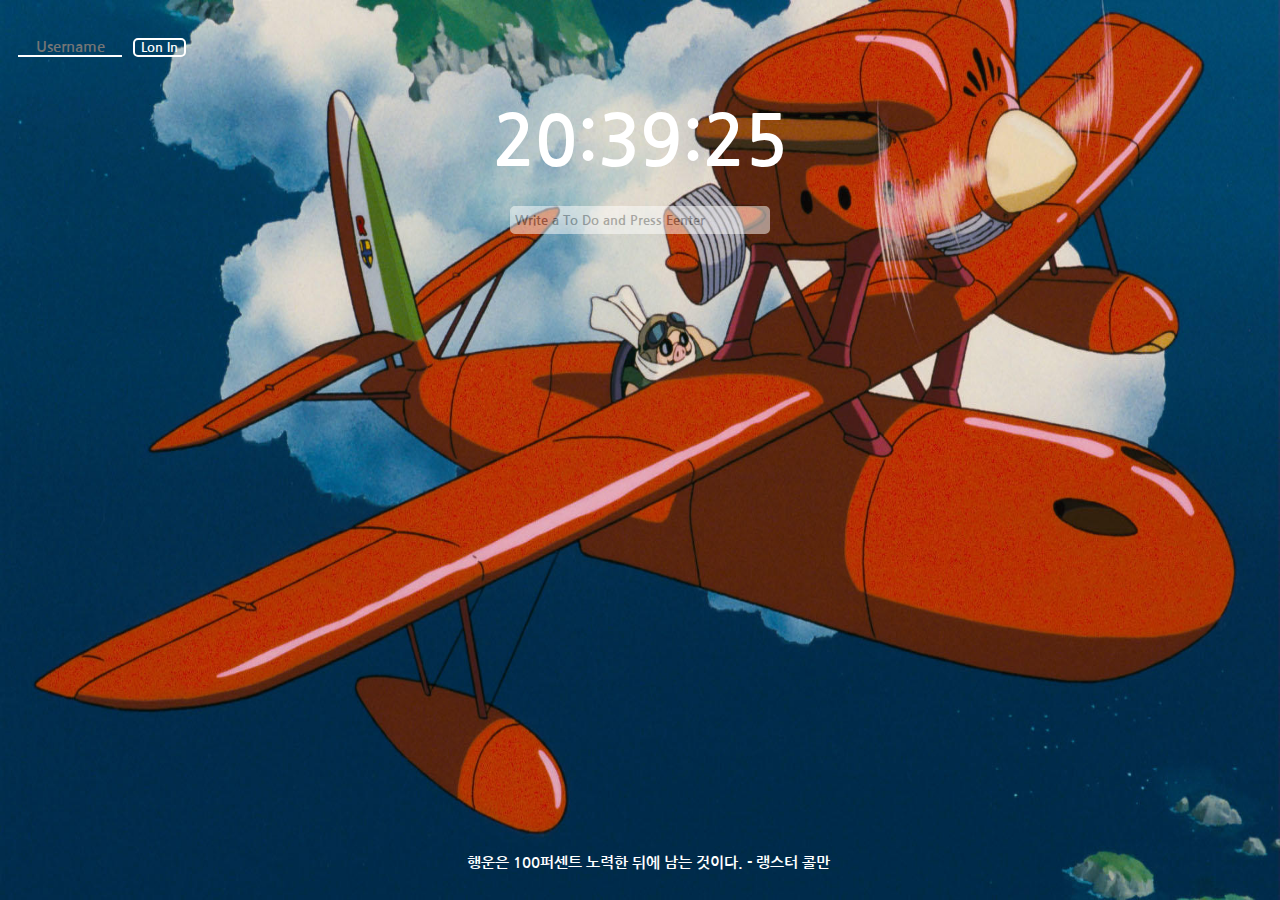
<file: index.html>
<!DOCTYPE html>
<html lang="en">
<head>
    <meta charset="UTF-8">
    <meta http-equiv="X-UA-Compatible" content="IE=edge">
    <meta name="viewport" content="width=device-width, initial-scale=1.0">
    <link rel="stylesheet" href="css/style.css">
    <link href="https://fonts.googleapis.com/css2?family=Nanum+Gothic&display=swap" rel="stylesheet">
    <title>Momentum App</title>
</head>
<body>

    <form class="hidden" id="login-form">
        <input class="name" required maxlength="15" type="text" placeholder="Username" />
        <input class="loginbtn" type="submit" value="Lon In" />
    </form>

    <h1 id="greeting" class="hidden"></h1>
    <div id="weather">
        <span></span>
        <span></span>
    </div>

    <div class="wrap">
        <h2 id="clock">00:00:00</h2>
        <form id="todo-form">
            <input class="todo-input"
                type="text" 
                placeholder="Write a To Do and Press Eenter"
                text-align="center"
                required />
        </form>
        <ul id="todo-list"></ul>
    </div>

    <footer id="quote"> 
        <span></span>
        <span></span>
    </footer>

    
    <script src="js/greetings.js"></script>
    <script src="js/clock.js"></script>
    <script src="js/quotes.js"></script>
    <script src="js/background.js"></script>
    <script src="js/todo.js"></script>
    <script src="js/weather.js"></script>

</body>
</html>
</file>
<file: css/style.css>
* {
    font-family: 'Nanum Gothic', sans-serif;
    color: white;
    font-weight: bold;
}

/* z-index는 text의 z-index보다 낮으면 뒷 배경으로 설정됨 */
/* opacity: 불투명도 */
img {
    position: absolute;
    width: 100%;
    height: 100%;
    left: 0px;
    top: 0px;
    right: 0px;
    bottom: 0px;
    z-index: -1;
    opacity: 100%;
}

.hidden {
    display: none;
}

#login-form .name {
    margin: 30px 7px 0px 10px;
    border: none;
    background: none;
    border-bottom: 2px solid white;
    font-size: 15px;
    text-align: center;
    width: 100px;
}

.loginbtn {
    width: 53px;
    border: 2px solid white;
    border-radius: 5px;
    text-align: center;
    background: none;
    cursor: pointer;  /* 마우스커서 */
}

#greeting {
    font-size: 25px;
    margin-top: 30px;
    margin-left: 10px;
}

#weather {
    font-size: 20px;
    margin: 10px 0 0 10px;
}

.wrap {
    width: 500px;
    height: 400px;
    margin: 50px auto 0px auto;
}

#clock {
    font-size: 70px;
    text-align: center;
    margin: auto;
}

#todo-form {
    text-align: center;
    margin: 30px auto;
}

.todo-input {
    width: 250px;
    height: 20px;
    border: 3px solid white;
    border-radius: 5px;
    color: black;
    opacity: 50%;
}

#todo-list {
    list-style:none;  /* 마커없애기 */
    margin: auto;
    width: 250px;
    padding: 0px 0px 10px 0px;
}

li {
    margin-bottom: 10px;
}

#todo-list span {
    font-size: 17px;
    margin-left: 5px;
    color: white;
  }

#todo-list button {
    font-size: 17px;
    border: none;
    background: none;
  }

footer {
    width: 100%;
    position: absolute;  
    bottom: 30px;
    text-align: center;
    font-size: 15px;
}
</file>
